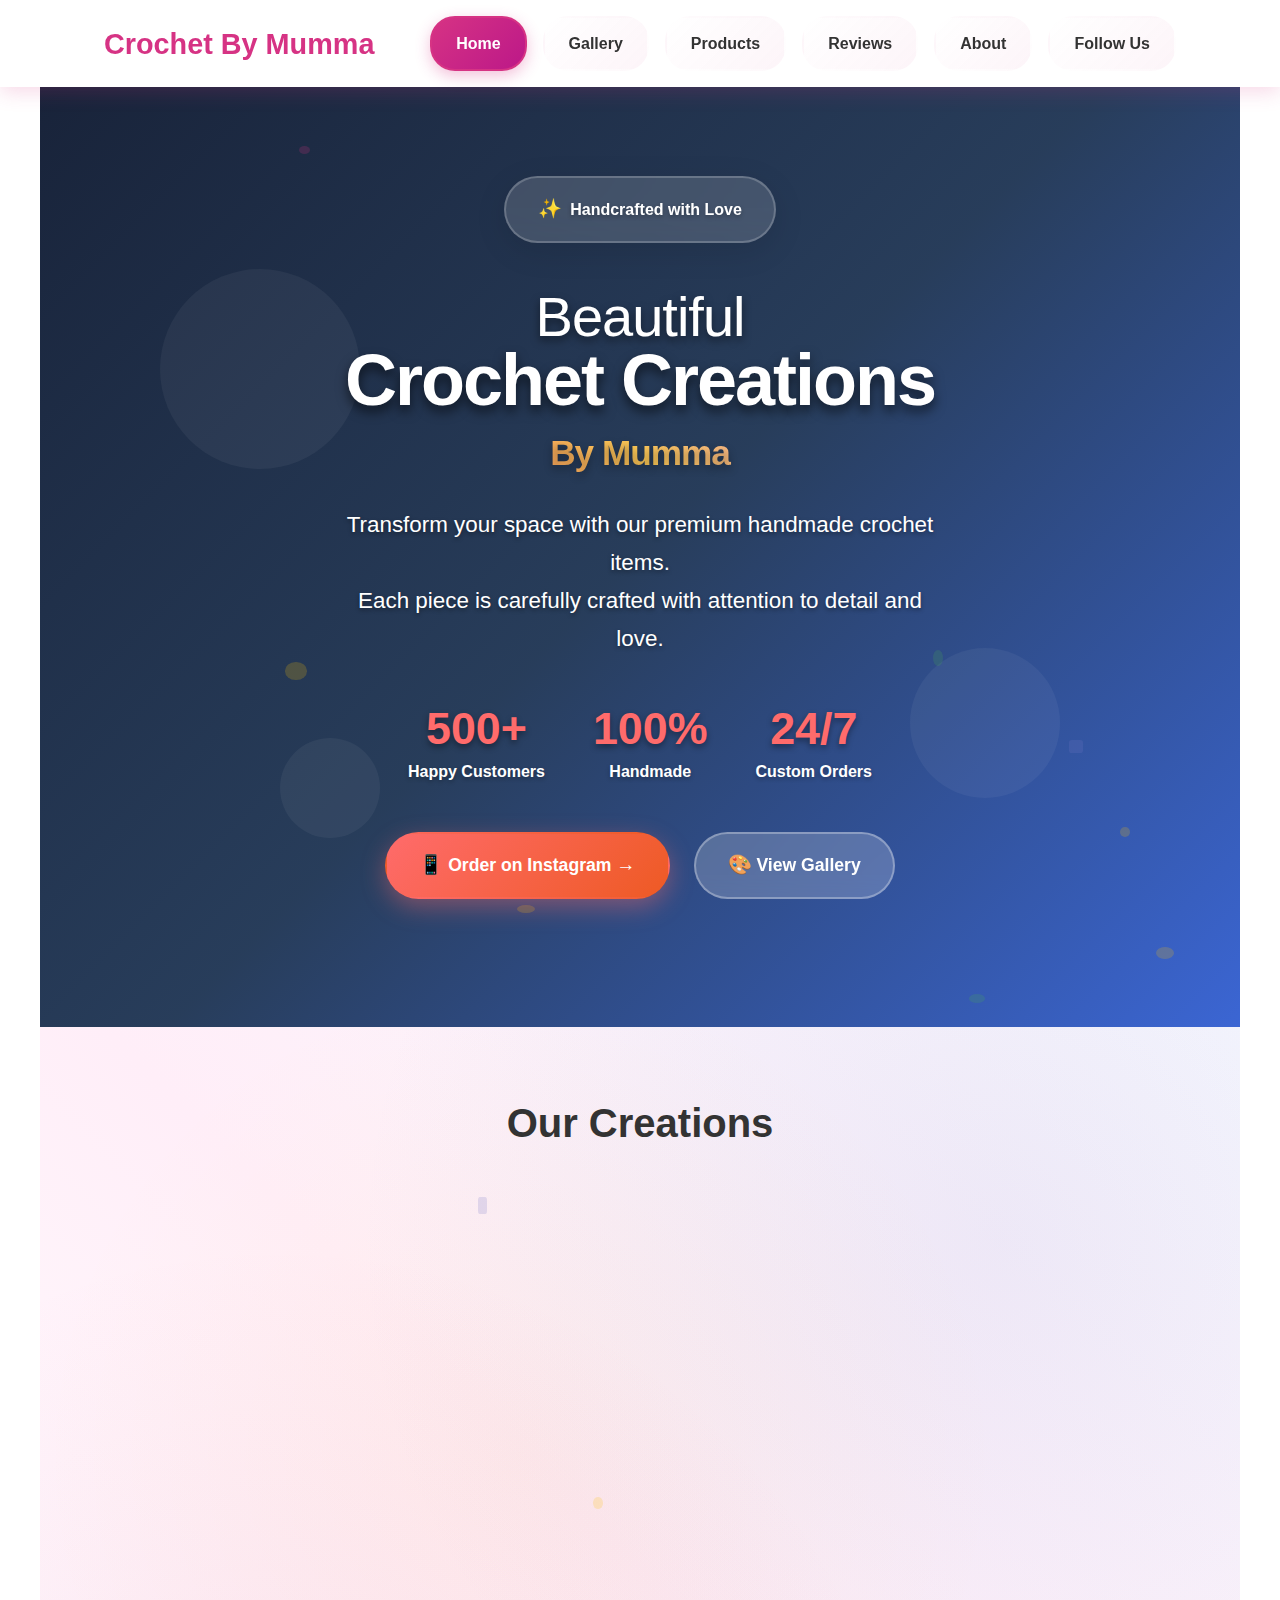
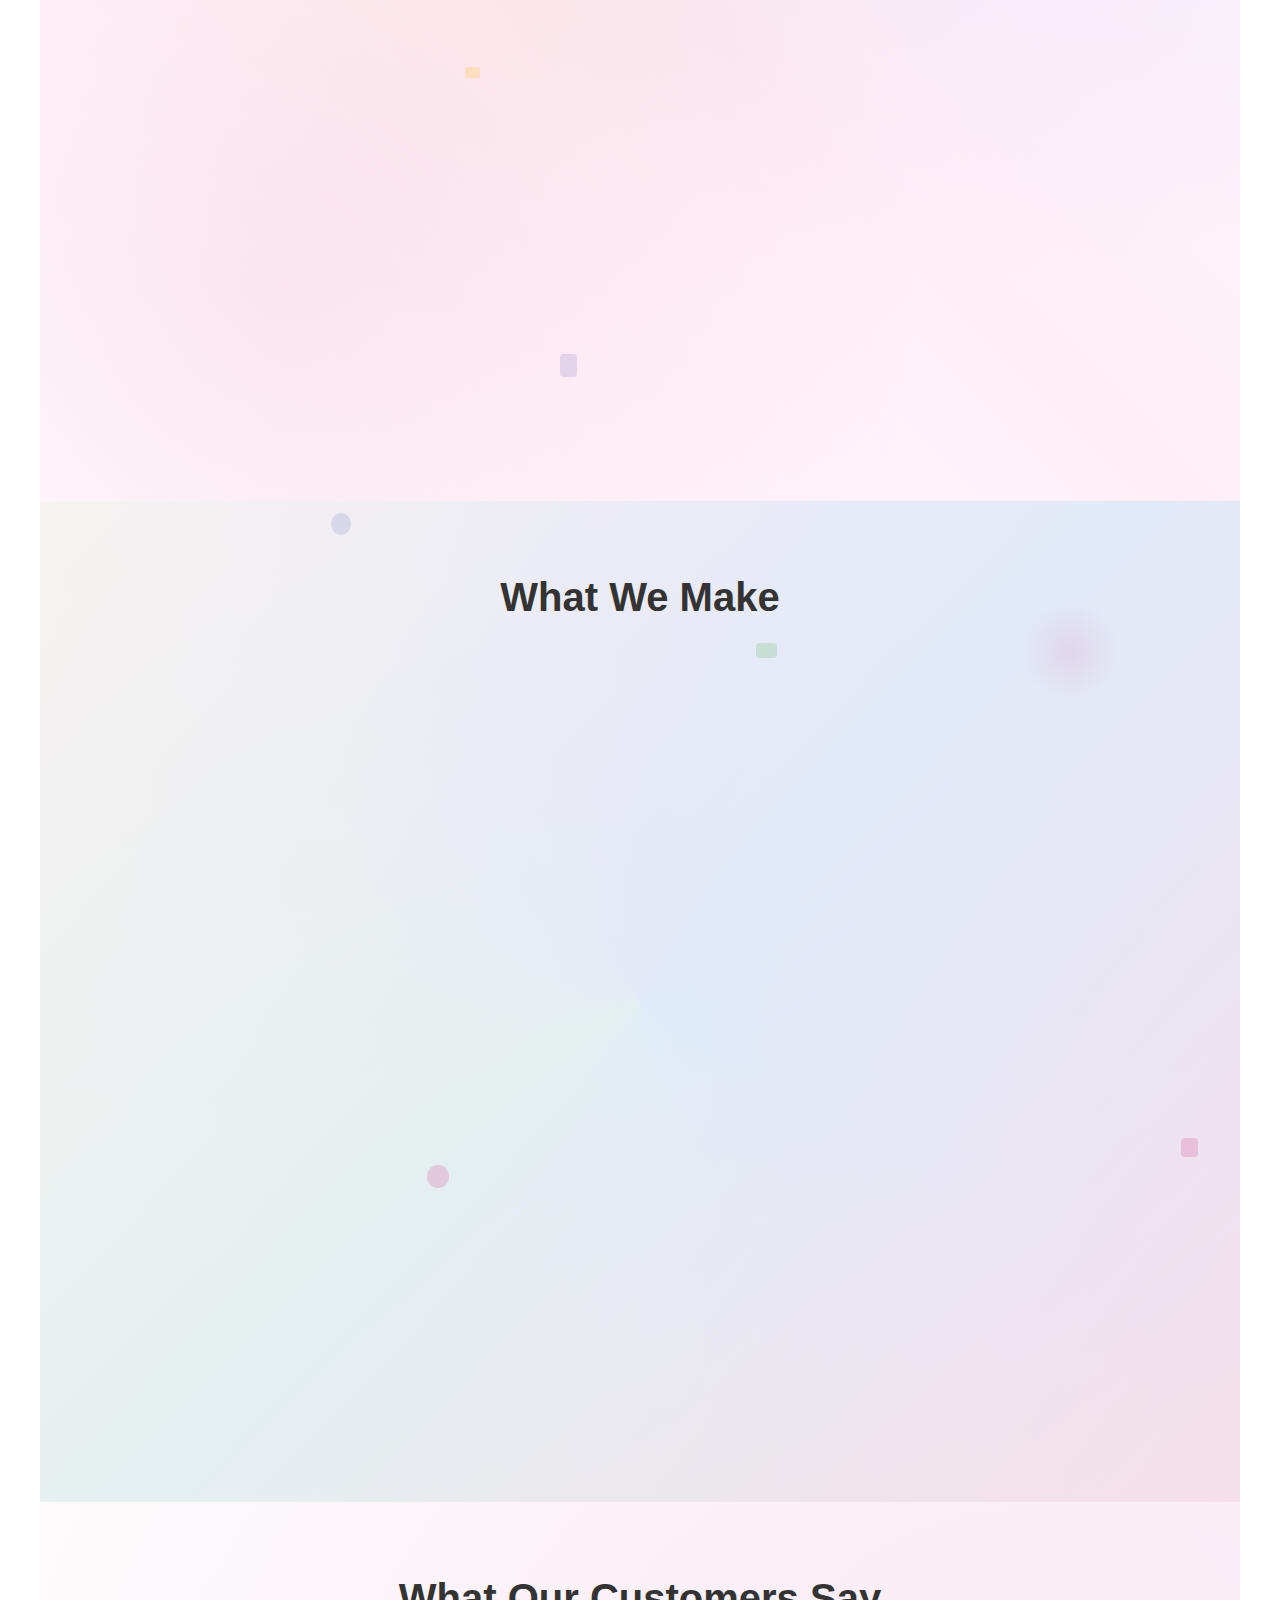
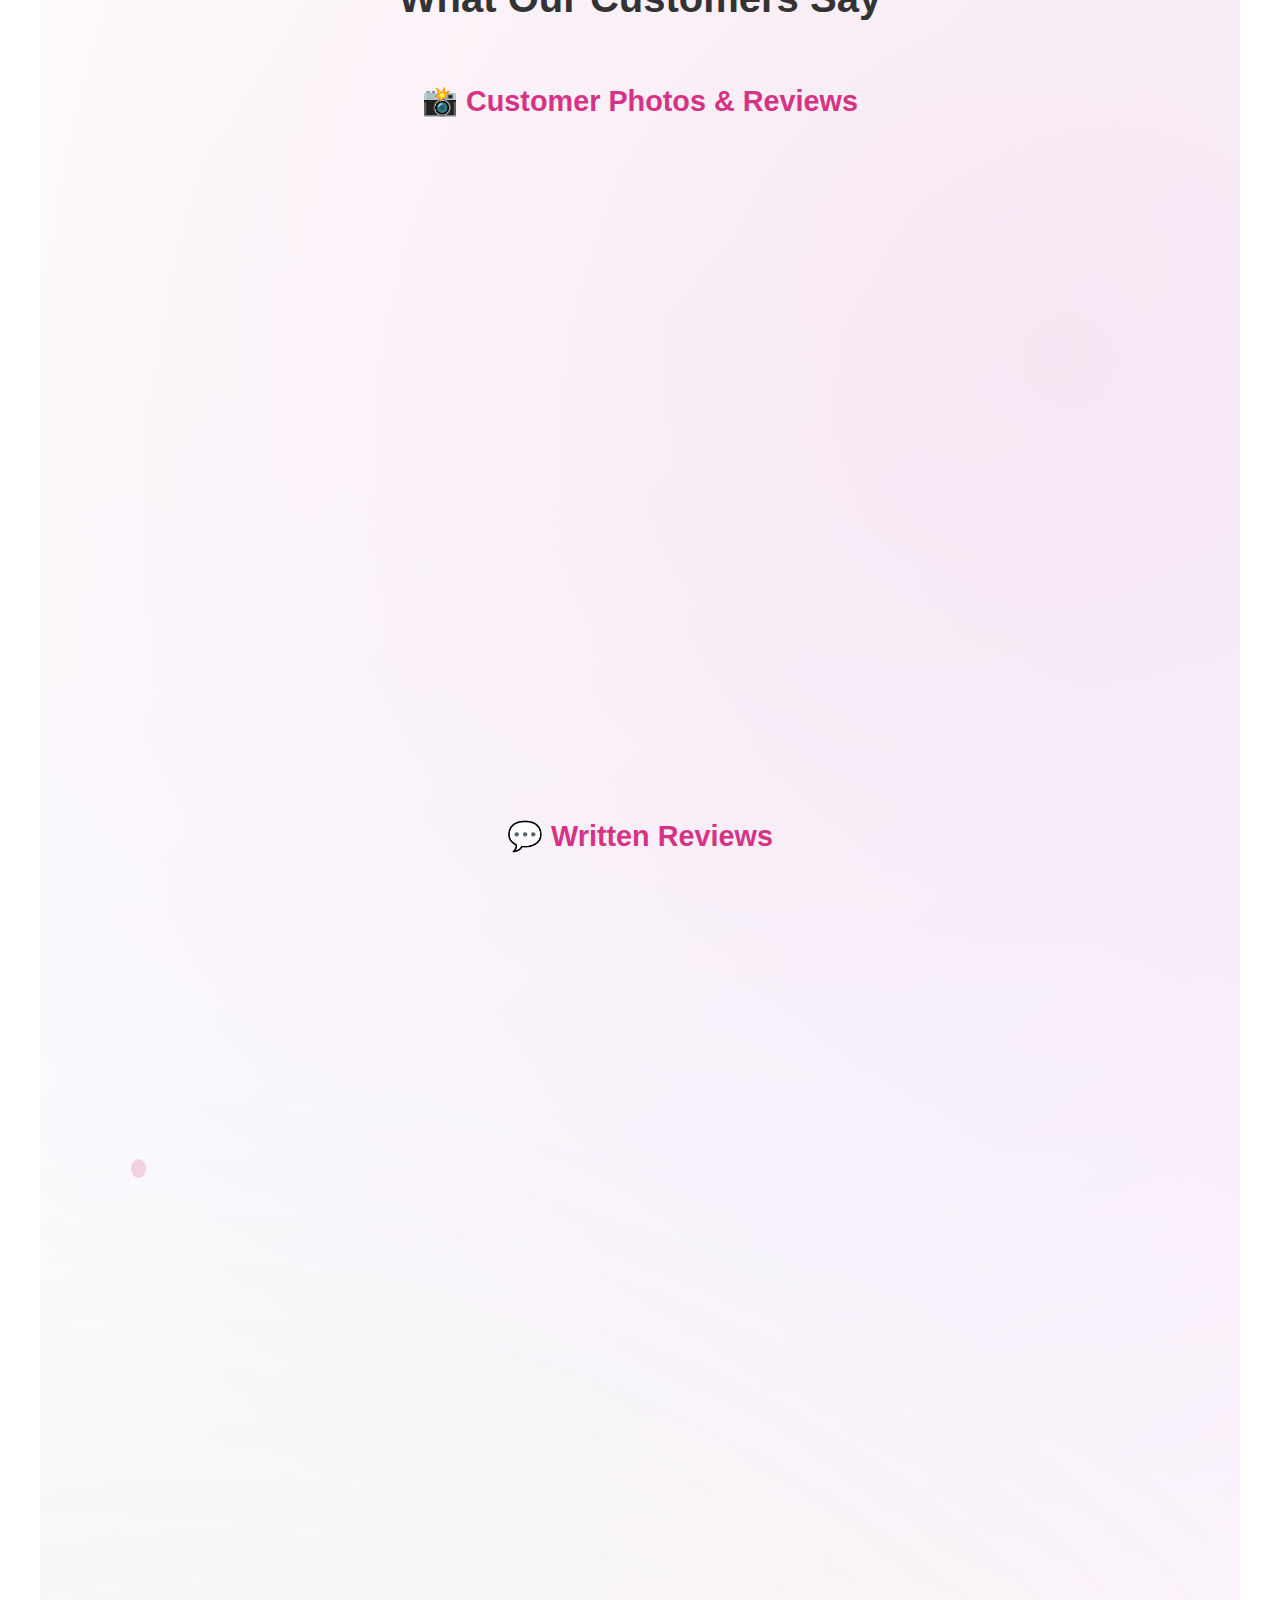
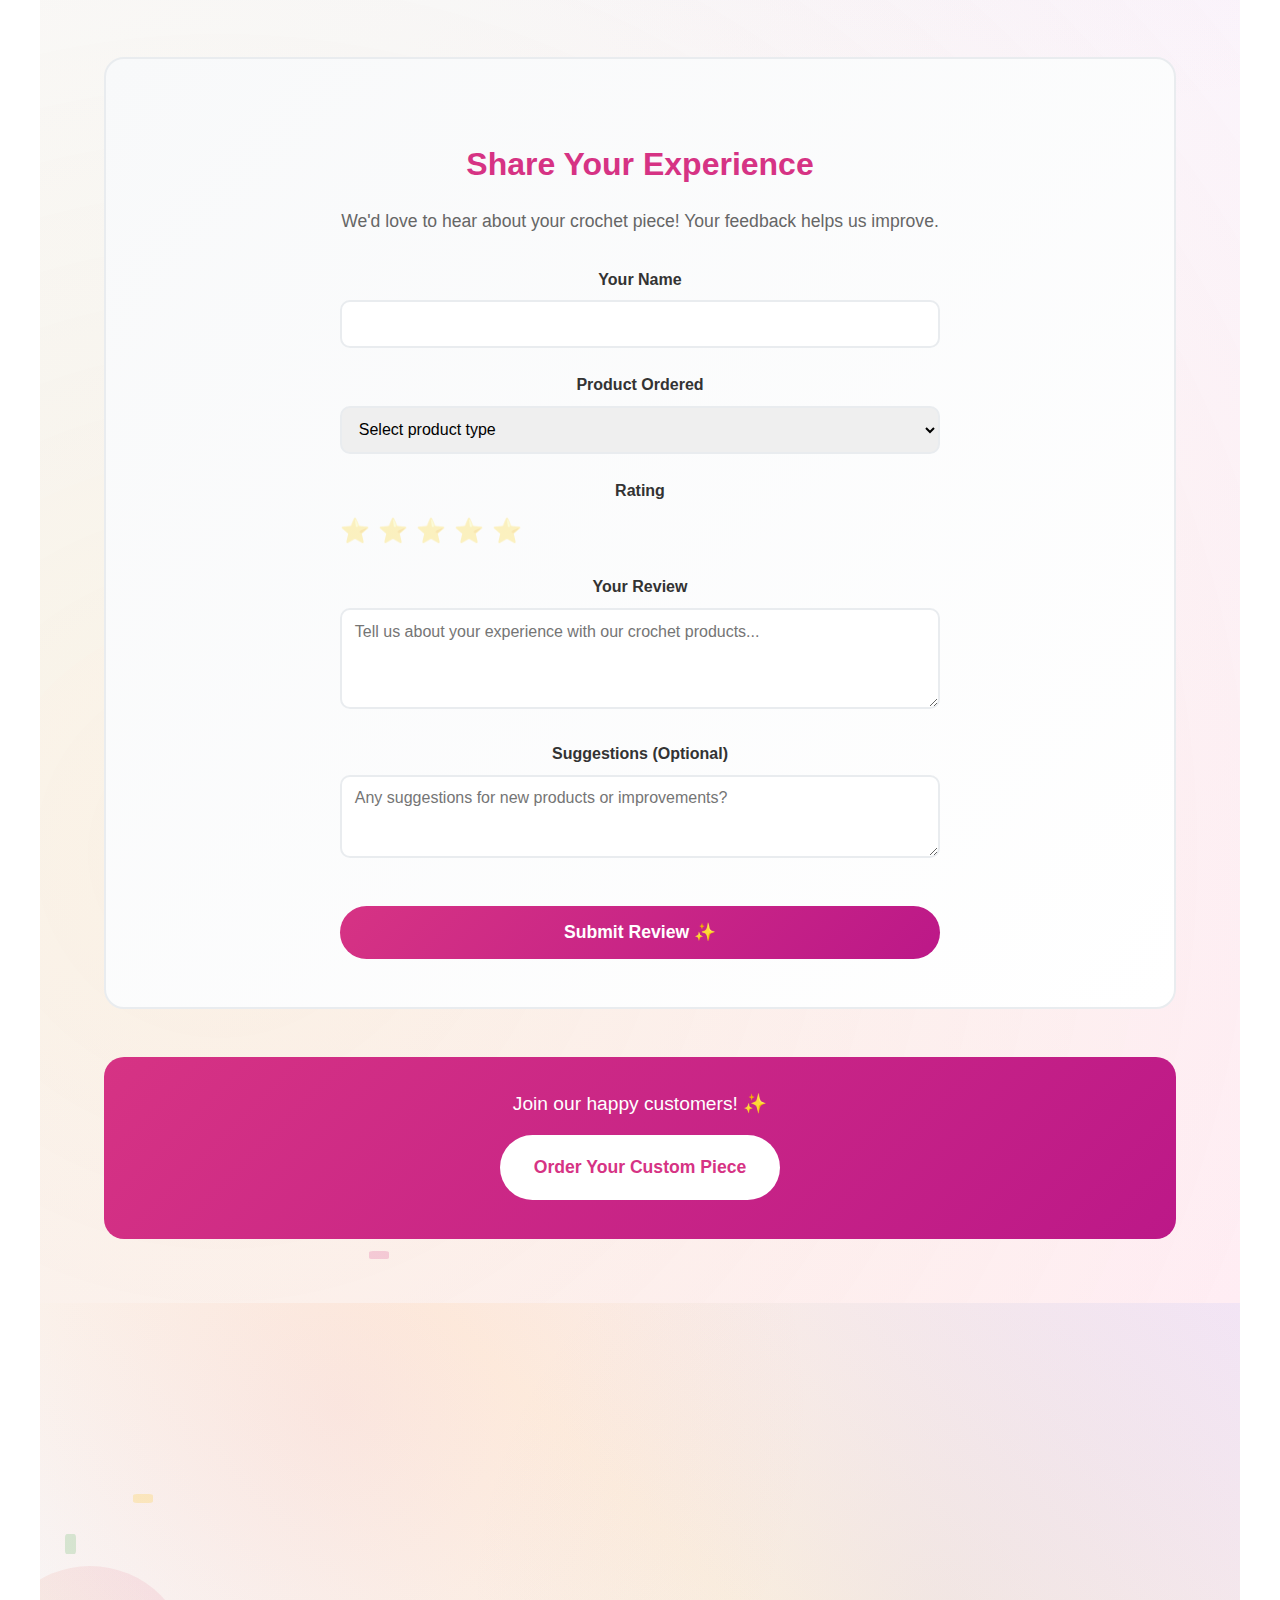
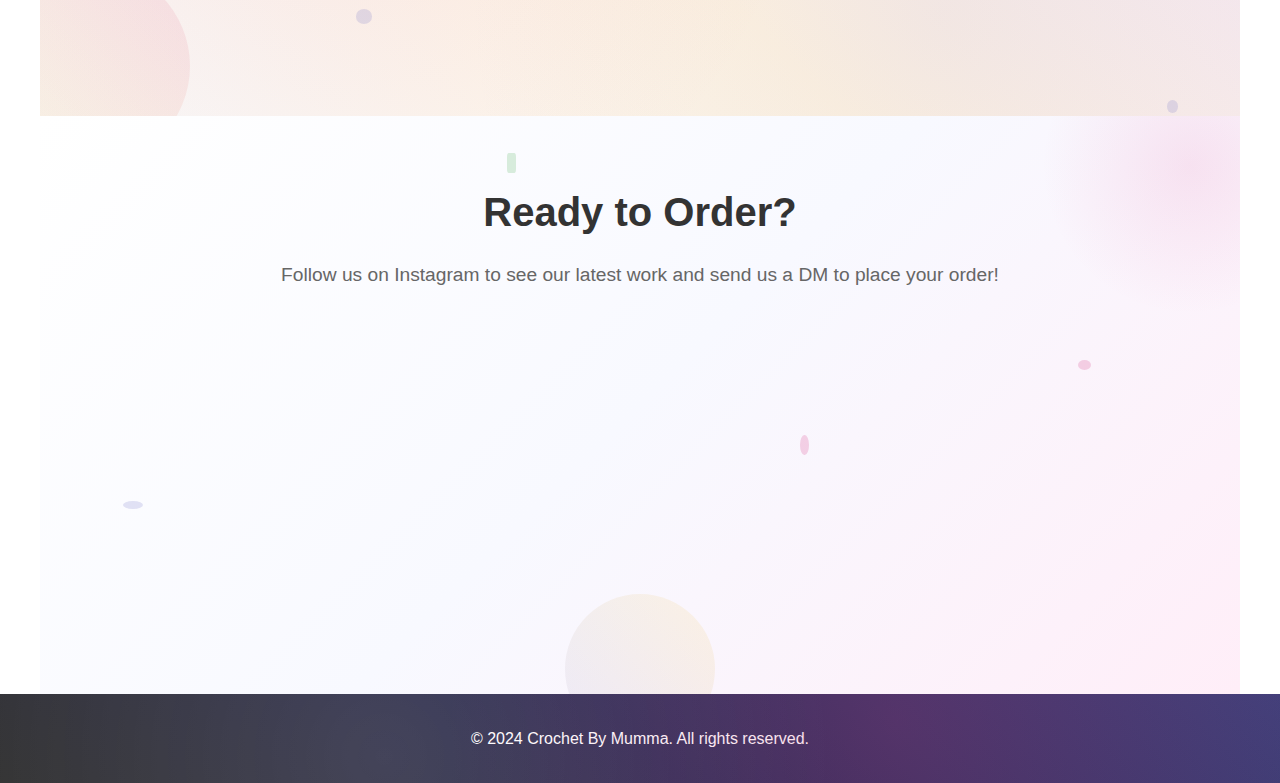
<file: index.html>
<!DOCTYPE html>
<html lang="en">
<head>
    <meta charset="UTF-8">
    <meta name="viewport" content="width=device-width, initial-scale=1.0">
    <title>Crochet By Mumma - Handmade Crochet Creations</title>
    <meta name="description" content="Beautiful handmade crochet items by Crochet By Mumma. Custom orders available via WhatsApp and Instagram.">
    <link rel="stylesheet" href="styles.css">
</head>
<body>
    <header>
        <nav>
            <div class="logo">
                <h1>Crochet By Mumma</h1>
            </div>
            <ul class="nav-links">
                <li><a href="#home">Home</a></li>
                <li><a href="#gallery">Gallery</a></li>
                <li><a href="#products">Products</a></li>
                <li><a href="#reviews">Reviews</a></li>
                <li><a href="#about">About</a></li>
                <li><a href="#contact">Follow Us</a></li>
            </ul>
        </nav>
    </header>

    <main>
        <section id="home" class="hero">
            <div class="hero-background">
                <div class="hero-shapes">
                    <div class="shape shape-1"></div>
                    <div class="shape shape-2"></div>
                    <div class="shape shape-3"></div>
                </div>
            </div>
            
            <div class="hero-content">
                <div class="hero-badge">
                    <span class="badge-icon">✨</span>
                    <span class="badge-text">Handcrafted with Love</span>
                </div>
                
                <h2 class="hero-title">
                    <span class="title-line-1">Beautiful</span>
                    <span class="title-line-2">Crochet Creations</span>
                    <span class="title-accent">By Mumma</span>
                </h2>
                
                <p class="hero-description">
                    Transform your space with our premium handmade crochet items. 
                    <br>Each piece is carefully crafted with attention to detail and love.
                </p>
                
                <div class="hero-stats">
                    <div class="stat-item">
                        <span class="stat-number">500+</span>
                        <span class="stat-label">Happy Customers</span>
                    </div>
                    <div class="stat-item">
                        <span class="stat-number">100%</span>
                        <span class="stat-label">Handmade</span>
                    </div>
                    <div class="stat-item">
                        <span class="stat-number">24/7</span>
                        <span class="stat-label">Custom Orders</span>
                    </div>
                </div>
                
                <div class="cta-buttons">
                    <a href="https://www.instagram.com/crochet.by.mumma" class="btn btn-primary" target="_blank">
                        <span class="btn-icon">📱</span>
                        <span class="btn-text">Order on Instagram</span>
                        <span class="btn-arrow">→</span>
                    </a>
                    <a href="#gallery" class="btn btn-secondary">
                        <span class="btn-icon">🎨</span>
                        <span class="btn-text">View Gallery</span>
                    </a>
                </div>
                

            </div>
        </section>

        <section id="gallery" class="gallery">
            <h2>Our Creations</h2>
            <div class="gallery-grid">
                <div class="gallery-item">
                    <img src="images/IMG-20251215-WA0001.jpg" alt="Crochet creation">
                    <h3>Handmade Creation</h3>
                </div>
                <div class="gallery-item">
                    <img src="images/IMG-20251215-WA0006.jpg" alt="Crochet creation">
                    <h3>Beautiful Crochet</h3>
                </div>
                <div class="gallery-item">
                    <img src="images/IMG-20251215-WA0007.jpg" alt="Crochet creation">
                    <h3>Custom Design</h3>
                </div>
                <div class="gallery-item">
                    <img src="images/IMG-20251215-WA0008.jpg" alt="Crochet creation">
                    <h3>Artisan Work</h3>
                </div>
                <div class="gallery-item">
                    <img src="images/IMG-20251215-WA0009.jpg" alt="Crochet creation">
                    <h3>Quality Craft</h3>
                </div>
                <div class="gallery-item">
                    <img src="images/IMG-20251215-WA0010.jpg" alt="Crochet creation">
                    <h3>Premium Items</h3>
                </div>
                <div class="gallery-item">
                    <img src="images/IMG-20251215-WA0011.jpg" alt="Crochet creation">
                    <h3>Made with Love</h3>
                </div>
                <div class="gallery-item">
                    <img src="images/IMG-20251215-WA0012.jpg" alt="Crochet creation">
                    <h3>Perfect Finish</h3>
                </div>
            </div>
        </section>

        <section id="products" class="products">
            <h2>What We Make</h2>
            <div class="products-grid">
                <div class="product-category">
                    <h3>🌸 Flowers & Flower Tops</h3>
                    <ul>
                        <li>Rose</li>
                        <li>Tulip</li>
                        <li>Lily</li>
                        <li>Sunflower</li>
                        <li>Lavender</li>
                    </ul>
                </div>
                
                <div class="product-category">
                    <h3>💄 Hair Accessories</h3>
                    <ul>
                        <li>Clips</li>
                        <li>Gajra</li>
                        <li>Scrunchies</li>
                        <li>Bandana/Headbands</li>
                        <li>Flower Claw Clips</li>
                    </ul>
                </div>
                
                <div class="product-category">
                    <h3>🧸 Soft Toys</h3>
                    <ul>
                        <li>Amigurumi Animals</li>
                        <li>Custom Characters</li>
                        <li>Baby Toys</li>
                    </ul>
                </div>
                
                <div class="product-category">
                    <h3>👜 Bags & Accessories</h3>
                    <ul>
                        <li>Tote Bags</li>
                        <li>Wallets</li>
                        <li>Pencil Cases</li>
                        <li>Keychains</li>
                        <li>Bag Charms</li>
                        <li>Phone Charms</li>
                    </ul>
                </div>
                
                <div class="product-category">
                    <h3>👗 Clothing & Wearables</h3>
                    <ul>
                        <li>Cardigans</li>
                        <li>Tops</li>
                        <li>Hand Gloves</li>
                        <li>Socks</li>
                        <li>Scarfs</li>
                    </ul>
                </div>
                
                <div class="product-category">
                    <h3>🎁 Special Items</h3>
                    <ul>
                        <li>Laddu Gopal Dresses</li>
                        <li>Customized Crochet Flower Mirrors</li>
                        <li>Bookmarks</li>
                    </ul>
                </div>
            </div>
        </section>

        <section id="reviews" class="reviews">
            <h2>What Our Customers Say</h2>
            
            <!-- Visual Testimonials -->
            <div class="visual-testimonials">
                <h3>📸 Customer Photos & Reviews</h3>
                <div class="testimonial-gallery">
                    <div class="testimonial-item">
                        <img src="review-images/IMG-20251216-WA0007.jpg" alt="Customer review photo">
                        <div class="testimonial-overlay">
                            <p>"Beautiful crochet work! Exactly what I wanted."</p>
                            <span>- Happy Customer</span>
                        </div>
                    </div>
                    
                    <div class="testimonial-item">
                        <img src="review-images/IMG-20251216-WA0008.jpg" alt="Customer review photo">
                        <div class="testimonial-overlay">
                            <p>"Amazing quality and attention to detail!"</p>
                            <span>- Satisfied Customer</span>
                        </div>
                    </div>
                    
                    <div class="testimonial-item">
                        <img src="review-images/IMG-20251216-WA0009.jpg" alt="Customer review photo">
                        <div class="testimonial-overlay">
                            <p>"Perfect gift! My family loved it."</p>
                            <span>- Delighted Customer</span>
                        </div>
                    </div>
                    
                    <div class="testimonial-item">
                        <img src="review-images/IMG-20251216-WA0010.jpg" alt="Customer review photo">
                        <div class="testimonial-overlay">
                            <p>"Such intricate and beautiful work!"</p>
                            <span>- Impressed Customer</span>
                        </div>
                    </div>
                    
                    <div class="testimonial-item">
                        <img src="review-images/IMG-20251216-WA0011.jpg" alt="Customer review photo">
                        <div class="testimonial-overlay">
                            <p>"Highly recommend! Will order again."</p>
                            <span>- Loyal Customer</span>
                        </div>
                    </div>
                    
                    <div class="testimonial-item">
                        <img src="review-images/IMG-20251216-WA0012.jpg" alt="Customer review photo">
                        <div class="testimonial-overlay">
                            <p>"Exceeded my expectations completely!"</p>
                            <span>- Thrilled Customer</span>
                        </div>
                    </div>
                    
                    <div class="testimonial-item">
                        <img src="review-images/IMG-20251216-WA0013.jpg" alt="Customer review photo">
                        <div class="testimonial-overlay">
                            <p>"Beautiful craftsmanship and fast delivery!"</p>
                            <span>- Happy Customer</span>
                        </div>
                    </div>
                    
                    <div class="testimonial-item">
                        <img src="review-images/IMG-20251216-WA0014.jpg" alt="Customer review photo">
                        <div class="testimonial-overlay">
                            <p>"Love the colors and design! Perfect!"</p>
                            <span>- Satisfied Customer</span>
                        </div>
                    </div>
                    
                    <div class="testimonial-item">
                        <img src="review-images/IMG-20251216-WA0015.jpg" alt="Customer review photo">
                        <div class="testimonial-overlay">
                            <p>"Outstanding quality! Worth every penny."</p>
                            <span>- Delighted Customer</span>
                        </div>
                    </div>
                </div>
            </div>
            <!-- Text Reviews -->
            <h3>💬 Written Reviews</h3>
            <div class="reviews-grid">
                <div class="review-card">
                    <div class="stars">⭐⭐⭐⭐⭐</div>
                    <p>"Absolutely beautiful work! The baby blanket I ordered was perfect - soft, colorful, and made with so much love. My daughter adores it!"</p>
                    <div class="reviewer">
                        <strong>- Priya S.</strong>
                        <span>Baby Blanket</span>
                    </div>
                </div>
                
                <div class="review-card">
                    <div class="stars">⭐⭐⭐⭐⭐</div>
                    <p>"The amigurumi elephant for my son is amazing! Such attention to detail and the quality is outstanding. Highly recommend!"</p>
                    <div class="reviewer">
                        <strong>- Anjali M.</strong>
                        <span>Soft Toy</span>
                    </div>
                </div>
                
                <div class="review-card">
                    <div class="stars">⭐⭐⭐⭐⭐</div>
                    <p>"Ordered custom hair accessories for my wedding. They were exactly what I wanted and arrived on time. Beautiful craftsmanship!"</p>
                    <div class="reviewer">
                        <strong>- Kavya R.</strong>
                        <span>Hair Accessories</span>
                    </div>
                </div>
                
                <div class="review-card">
                    <div class="stars">⭐⭐⭐⭐⭐</div>
                    <p>"The Laddu Gopal dress is so intricate and beautiful! Perfect fit and the colors are vibrant. Thank you for the wonderful work!"</p>
                    <div class="reviewer">
                        <strong>- Meera J.</strong>
                        <span>Laddu Gopal Dress</span>
                    </div>
                </div>
                
                <div class="review-card">
                    <div class="stars">⭐⭐⭐⭐⭐</div>
                    <p>"Love my crochet tote bag! It's sturdy, stylish, and gets so many compliments. Great quality and fast delivery!"</p>
                    <div class="reviewer">
                        <strong>- Ritu K.</strong>
                        <span>Tote Bag</span>
                    </div>
                </div>
                
                <div class="review-card">
                    <div class="stars">⭐⭐⭐⭐⭐</div>
                    <p>"The flower mirror is absolutely stunning! It's become the centerpiece of my room. Such creative and skilled work!"</p>
                    <div class="reviewer">
                        <strong>- Sneha P.</strong>
                        <span>Flower Mirror</span>
                    </div>
                </div>
                
                <!-- Dynamic Reviews -->
                <div id="dynamic-reviews"></div>
            </div>
            
            <div class="review-submission">
                <h3>Share Your Experience</h3>
                <p>We'd love to hear about your crochet piece! Your feedback helps us improve.</p>
                
                <form class="review-form" id="reviewForm">
                    <div class="form-group">
                        <label for="customerName">Your Name</label>
                        <input type="text" id="customerName" name="customerName" required>
                    </div>
                    
                    <div class="form-group">
                        <label for="productType">Product Ordered</label>
                        <select id="productType" name="productType" required>
                            <option value="">Select product type</option>
                            <option value="flowers">Flowers & Flower Tops</option>
                            <option value="hair-accessories">Hair Accessories</option>
                            <option value="soft-toys">Soft Toys</option>
                            <option value="bags">Bags & Accessories</option>
                            <option value="clothing">Clothing & Wearables</option>
                            <option value="special">Special Items</option>
                        </select>
                    </div>
                    
                    <div class="form-group">
                        <label for="rating">Rating</label>
                        <div class="star-rating" id="starRating">
                            <span class="star" data-rating="1">⭐</span>
                            <span class="star" data-rating="2">⭐</span>
                            <span class="star" data-rating="3">⭐</span>
                            <span class="star" data-rating="4">⭐</span>
                            <span class="star" data-rating="5">⭐</span>
                        </div>
                        <input type="hidden" id="rating" name="rating" required>
                    </div>
                    
                    <div class="form-group">
                        <label for="reviewText">Your Review</label>
                        <textarea id="reviewText" name="reviewText" rows="4" placeholder="Tell us about your experience with our crochet products..." required></textarea>
                    </div>
                    
                    <div class="form-group">
                        <label for="suggestions">Suggestions (Optional)</label>
                        <textarea id="suggestions" name="suggestions" rows="3" placeholder="Any suggestions for new products or improvements?"></textarea>
                    </div>
                    
                    <button type="submit" class="btn submit-btn">
                        Submit Review ✨
                    </button>
                </form>
            </div>
            
            <div class="review-cta">
                <p>Join our happy customers! ✨</p>
                <a href="https://www.instagram.com/crochet.by.mumma" class="btn instagram-btn" target="_blank">
                    Order Your Custom Piece
                </a>
            </div>
        </section>

        <section id="about" class="about">
            <div class="about-content">
                <h2>About Crochet By Mumma</h2>
                <p>Welcome to Crochet By Mumma! I'm passionate about creating beautiful, handmade crochet items that bring joy and comfort to your life. Each piece is carefully crafted with premium yarns and attention to detail.</p>
                <p>From cozy baby blankets to adorable amigurumi toys, I love bringing your crochet dreams to life. Every item is made to order, ensuring you get exactly what you're looking for.</p>
            </div>
        </section>

        <section id="contact" class="contact">
            <h2>Ready to Order?</h2>
            <p>Follow us on Instagram to see our latest work and send us a DM to place your order!</p>
            <div class="contact-options">
                <div class="contact-card">
                    <h3>📱 Instagram</h3>
                    <p>See our latest creations, get inspired, and place your custom orders through direct messages</p>
                    <a href="https://www.instagram.com/crochet.by.mumma" class="btn instagram-btn" target="_blank">
                        Follow & Order on Instagram
                    </a>
                </div>
            </div>
        </section>
    </main>

    <footer>
        <p>&copy; 2024 Crochet By Mumma. All rights reserved.</p>
    </footer>
    
    <script src="script.js"></script>
    <script src="animations.js"></script>
    <script src="reviews.js"></script>
</body>
</html>
</file>
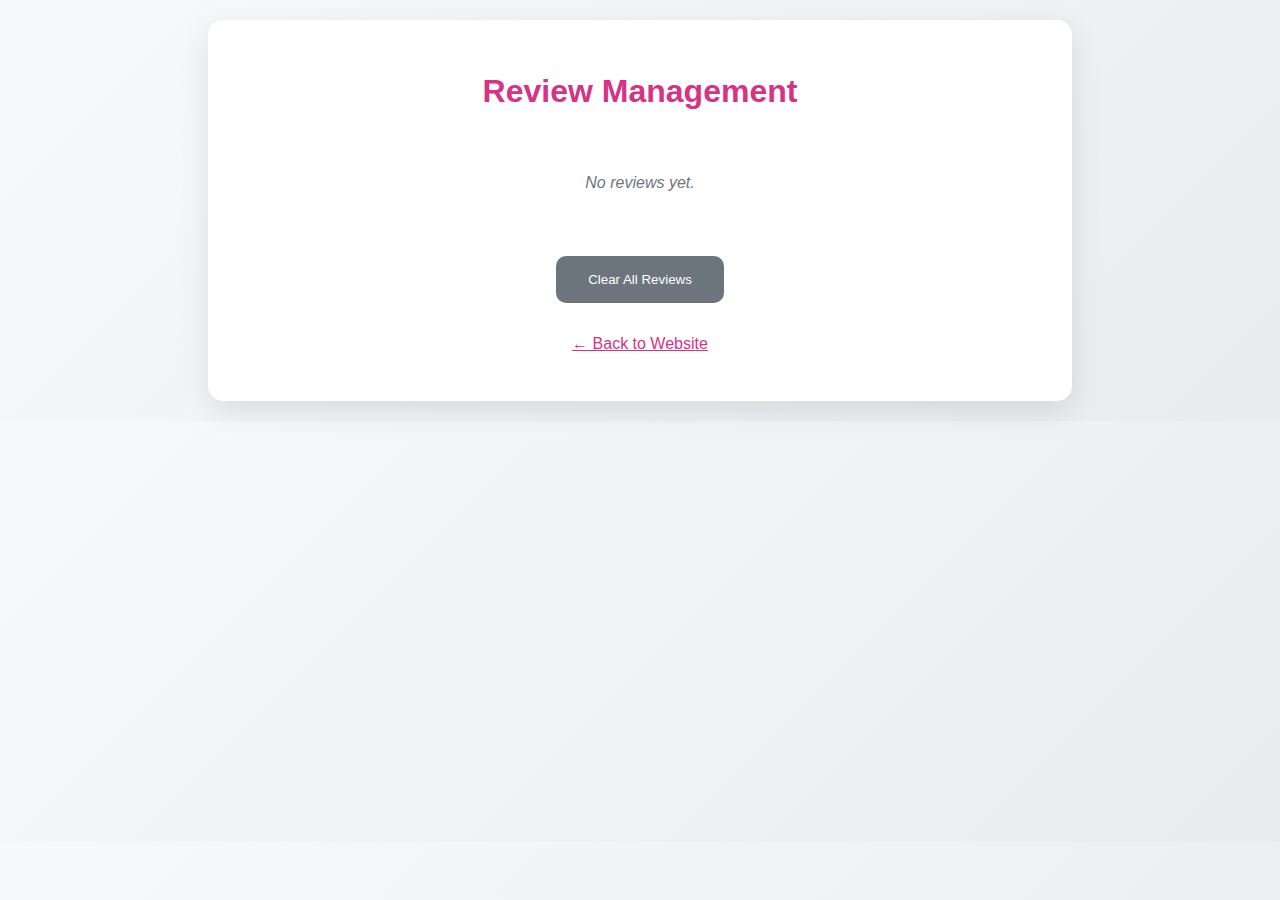
<file: admin.html>
<!DOCTYPE html>
<html lang="en">
<head>
    <meta charset="UTF-8">
    <meta name="viewport" content="width=device-width, initial-scale=1.0">
    <title>Review Management - Crochet By Mumma</title>
    <style>
        body {
            font-family: Arial, sans-serif;
            margin: 0;
            padding: 20px;
            background: linear-gradient(135deg, #f8f9fa 0%, #e9ecef 100%);
        }
        .container {
            max-width: 800px;
            margin: 0 auto;
            background: white;
            padding: 2rem;
            border-radius: 15px;
            box-shadow: 0 10px 30px rgba(0,0,0,0.1);
        }
        h1 {
            color: #d63384;
            text-align: center;
            margin-bottom: 2rem;
        }
        .review-item {
            border: 1px solid #e9ecef;
            border-radius: 10px;
            padding: 1rem;
            margin-bottom: 1rem;
            background: #f8f9fa;
        }
        .review-header {
            display: flex;
            justify-content: space-between;
            align-items: center;
            margin-bottom: 0.5rem;
        }
        .stars {
            color: #ffc107;
        }
        .delete-btn {
            background: #dc3545;
            color: white;
            border: none;
            padding: 0.5rem 1rem;
            border-radius: 5px;
            cursor: pointer;
        }
        .delete-btn:hover {
            background: #c82333;
        }
        .clear-all {
            background: #6c757d;
            color: white;
            border: none;
            padding: 1rem 2rem;
            border-radius: 10px;
            cursor: pointer;
            display: block;
            margin: 2rem auto;
        }
        .clear-all:hover {
            background: #5a6268;
        }
        .no-reviews {
            text-align: center;
            color: #6c757d;
            font-style: italic;
            padding: 2rem;
        }
    </style>
</head>
<body>
    <div class="container">
        <h1>Review Management</h1>
        <div id="reviewsList"></div>
        <button class="clear-all" onclick="clearAllReviews()">Clear All Reviews</button>
        <p style="text-align: center; margin-top: 2rem;">
            <a href="index.html" style="color: #d63384;">← Back to Website</a>
        </p>
    </div>

    <script>
        function loadReviews() {
            const reviews = JSON.parse(localStorage.getItem('crochetReviews') || '[]');
            const reviewsList = document.getElementById('reviewsList');
            
            if (reviews.length === 0) {
                reviewsList.innerHTML = '<div class="no-reviews">No reviews yet.</div>';
                return;
            }
            
            reviewsList.innerHTML = reviews.map((review, index) => `
                <div class="review-item">
                    <div class="review-header">
                        <strong>${review.name}</strong>
                        <button class="delete-btn" onclick="deleteReview(${index})">Delete</button>
                    </div>
                    <div class="stars">${'⭐'.repeat(parseInt(review.rating))}</div>
                    <p><strong>Product:</strong> ${review.product}</p>
                    <p><strong>Review:</strong> "${review.review}"</p>
                    ${review.suggestions ? `<p><strong>Suggestions:</strong> "${review.suggestions}"</p>` : ''}
                    <small>Submitted: ${review.date || 'Unknown date'}</small>
                </div>
            `).join('');
        }
        
        function deleteReview(index) {
            if (confirm('Are you sure you want to delete this review?')) {
                let reviews = JSON.parse(localStorage.getItem('crochetReviews') || '[]');
                reviews.splice(index, 1);
                localStorage.setItem('crochetReviews', JSON.stringify(reviews));
                loadReviews();
            }
        }
        
        function clearAllReviews() {
            if (confirm('Are you sure you want to delete ALL reviews? This cannot be undone.')) {
                localStorage.removeItem('crochetReviews');
                loadReviews();
            }
        }
        
        // Load reviews on page load
        loadReviews();
    </script>
</body>
</html>
</file>
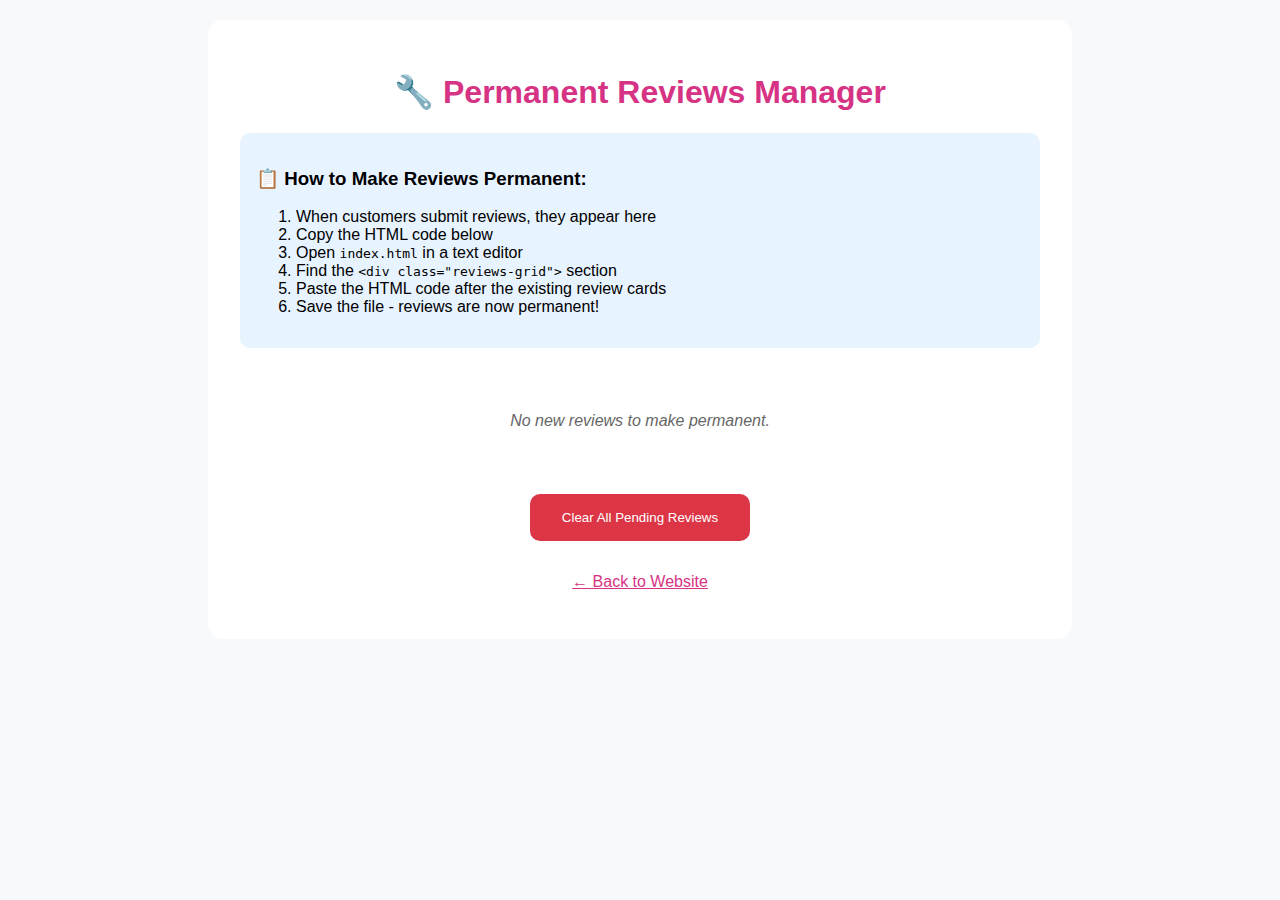
<file: permanent-reviews.html>
<!DOCTYPE html>
<html lang="en">
<head>
    <meta charset="UTF-8">
    <meta name="viewport" content="width=device-width, initial-scale=1.0">
    <title>Permanent Reviews Manager</title>
    <style>
        body { font-family: Arial, sans-serif; margin: 20px; background: #f8f9fa; }
        .container { max-width: 800px; margin: 0 auto; background: white; padding: 2rem; border-radius: 15px; }
        h1 { color: #d63384; text-align: center; }
        .review-item { background: #f8f9fa; padding: 1rem; margin: 1rem 0; border-radius: 10px; border-left: 4px solid #d63384; }
        .copy-btn { background: #28a745; color: white; border: none; padding: 0.5rem 1rem; border-radius: 5px; cursor: pointer; margin: 0.5rem 0; }
        .copy-btn:hover { background: #218838; }
        .html-code { background: #f1f1f1; padding: 1rem; border-radius: 5px; font-family: monospace; font-size: 12px; white-space: pre-wrap; word-wrap: break-word; }
        .instructions { background: #e7f3ff; padding: 1rem; border-radius: 10px; margin-bottom: 2rem; }
        .clear-btn { background: #dc3545; color: white; border: none; padding: 1rem 2rem; border-radius: 10px; cursor: pointer; display: block; margin: 2rem auto; }
    </style>
</head>
<body>
    <div class="container">
        <h1>🔧 Permanent Reviews Manager</h1>
        
        <div class="instructions">
            <h3>📋 How to Make Reviews Permanent:</h3>
            <ol>
                <li>When customers submit reviews, they appear here</li>
                <li>Copy the HTML code below</li>
                <li>Open <code>index.html</code> in a text editor</li>
                <li>Find the <code>&lt;div class="reviews-grid"&gt;</code> section</li>
                <li>Paste the HTML code after the existing review cards</li>
                <li>Save the file - reviews are now permanent!</li>
            </ol>
        </div>
        
        <div id="reviewsList"></div>
        
        <button class="clear-btn" onclick="clearPermanentReviews()">Clear All Pending Reviews</button>
        
        <p style="text-align: center; margin-top: 2rem;">
            <a href="index.html" style="color: #d63384;">← Back to Website</a>
        </p>
    </div>

    <script>
        function loadPermanentReviews() {
            const reviews = JSON.parse(localStorage.getItem('permanentReviews') || '[]');
            const reviewsList = document.getElementById('reviewsList');
            
            if (reviews.length === 0) {
                reviewsList.innerHTML = '<div style="text-align: center; color: #666; padding: 2rem;"><em>No new reviews to make permanent.</em></div>';
                return;
            }
            
            reviewsList.innerHTML = `
                <h3>📝 New Reviews to Add (${reviews.length}):</h3>
                ${reviews.map((item, index) => `
                    <div class="review-item">
                        <h4>Review ${index + 1}: ${item.data.name} - ${item.data.rating}⭐</h4>
                        <p><strong>Product:</strong> ${item.data.product}</p>
                        <p><strong>Review:</strong> "${item.data.review}"</p>
                        <p><strong>Date:</strong> ${new Date(item.timestamp).toLocaleDateString()}</p>
                        
                        <button class="copy-btn" onclick="copyToClipboard(${index})">📋 Copy HTML Code</button>
                        
                        <div class="html-code" id="html-${index}">${escapeHtml(item.html)}</div>
                    </div>
                `).join('')}
                
                <div style="background: #fff3cd; padding: 1rem; border-radius: 10px; margin-top: 2rem;">
                    <h4>🔄 All Reviews Combined:</h4>
                    <button class="copy-btn" onclick="copyAllReviews()">📋 Copy All HTML</button>
                    <div class="html-code" id="all-html">${escapeHtml(reviews.map(r => r.html).join('\\n'))}</div>
                </div>
            `;
        }
        
        function escapeHtml(text) {
            const div = document.createElement('div');
            div.textContent = text;
            return div.innerHTML;
        }
        
        function copyToClipboard(index) {
            const reviews = JSON.parse(localStorage.getItem('permanentReviews') || '[]');
            const htmlCode = reviews[index].html;
            
            navigator.clipboard.writeText(htmlCode).then(() => {
                alert('✅ HTML code copied! Paste it in index.html');
            }).catch(() => {
                // Fallback for older browsers
                const textArea = document.createElement('textarea');
                textArea.value = htmlCode;
                document.body.appendChild(textArea);
                textArea.select();
                document.execCommand('copy');
                document.body.removeChild(textArea);
                alert('✅ HTML code copied! Paste it in index.html');
            });
        }
        
        function copyAllReviews() {
            const reviews = JSON.parse(localStorage.getItem('permanentReviews') || '[]');
            const allHtml = reviews.map(r => r.html).join('\\n');
            
            navigator.clipboard.writeText(allHtml).then(() => {
                alert('✅ All review HTML copied! Paste it in index.html');
            }).catch(() => {
                const textArea = document.createElement('textarea');
                textArea.value = allHtml;
                document.body.appendChild(textArea);
                textArea.select();
                document.execCommand('copy');
                document.body.removeChild(textArea);
                alert('✅ All review HTML copied! Paste it in index.html');
            });
        }
        
        function clearPermanentReviews() {
            if (confirm('⚠️ Clear all pending reviews? This will remove them from the pending list (but not from the website if already added).')) {
                localStorage.removeItem('permanentReviews');
                loadPermanentReviews();
                alert('✅ Pending reviews cleared!');
            }
        }
        
        // Auto-refresh every 10 seconds to check for new reviews
        setInterval(loadPermanentReviews, 10000);
        
        // Load on page start
        loadPermanentReviews();
    </script>
</body>
</html>
</file>
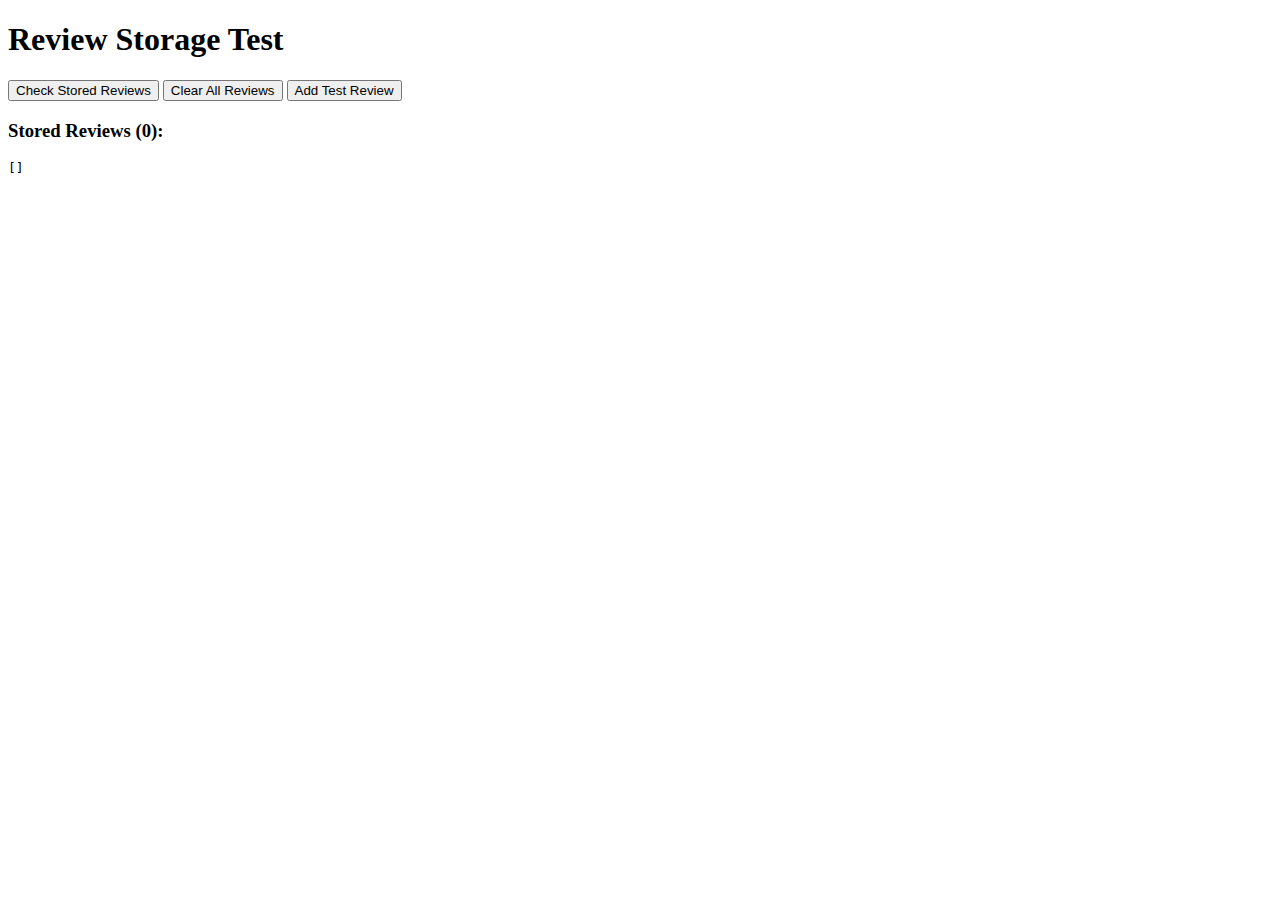
<file: test-reviews.html>
<!DOCTYPE html>
<html lang="en">
<head>
    <meta charset="UTF-8">
    <meta name="viewport" content="width=device-width, initial-scale=1.0">
    <title>Test Reviews Storage</title>
</head>
<body>
    <h1>Review Storage Test</h1>
    <button onclick="checkStorage()">Check Stored Reviews</button>
    <button onclick="clearStorage()">Clear All Reviews</button>
    <button onclick="addTestReview()">Add Test Review</button>
    
    <div id="output"></div>

    <script>
        function checkStorage() {
            const reviews = JSON.parse(localStorage.getItem('crochetReviews') || '[]');
            document.getElementById('output').innerHTML = `
                <h3>Stored Reviews (${reviews.length}):</h3>
                <pre>${JSON.stringify(reviews, null, 2)}</pre>
            `;
        }
        
        function clearStorage() {
            localStorage.removeItem('crochetReviews');
            document.getElementById('output').innerHTML = '<p>Storage cleared!</p>';
        }
        
        function addTestReview() {
            const reviews = JSON.parse(localStorage.getItem('crochetReviews') || '[]');
            const testReview = {
                id: Date.now(),
                name: 'Test User',
                product: 'flowers',
                rating: '5',
                review: 'This is a test review to check persistence.',
                suggestions: '',
                date: new Date().toLocaleDateString()
            };
            
            reviews.unshift(testReview);
            localStorage.setItem('crochetReviews', JSON.stringify(reviews));
            
            document.getElementById('output').innerHTML = '<p>Test review added! Check main website.</p>';
        }
        
        // Auto-check on load
        checkStorage();
    </script>
</body>
</html>
</file>
<file: styles.css>
* {
    margin: 0;
    padding: 0;
    box-sizing: border-box;
}

body {
    font-family: 'Arial', sans-serif;
    line-height: 1.6;
    color: #333;
}

/* Header */
header {
    background: #fff;
    box-shadow: 0 2px 5px rgba(0,0,0,0.1);
    position: fixed;
    width: 100%;
    top: 0;
    z-index: 1000;
    transition: all 0.3s ease;
}

header:hover {
    box-shadow: 0 4px 20px rgba(214, 51, 132, 0.2);
}

nav {
    display: flex;
    justify-content: space-between;
    align-items: center;
    padding: 1rem 5%;
    max-width: 1200px;
    margin: 0 auto;
}

.logo h1 {
    color: #d63384;
    font-size: 1.8rem;
    animation: pulse 2s infinite;
    cursor: pointer;
    transition: transform 0.3s ease;
}

.logo h1:hover {
    transform: scale(1.05);
}

@keyframes pulse {
    0%, 100% { opacity: 1; }
    50% { opacity: 0.8; }
}

.nav-links {
    display: flex;
    list-style: none;
    gap: 1rem;
}

.nav-links li {
    position: relative;
}

.nav-links a {
    text-decoration: none;
    color: #333;
    font-weight: 600;
    padding: 0.8rem 1.5rem;
    border-radius: 25px;
    position: relative;
    overflow: hidden;
    transition: all 0.4s ease;
    background: linear-gradient(135deg, transparent 0%, rgba(214, 51, 132, 0.05) 100%);
    border: 2px solid transparent;
    display: block;
}

.nav-links a::before {
    content: '';
    position: absolute;
    top: 0;
    left: -100%;
    width: 100%;
    height: 100%;
    background: linear-gradient(90deg, transparent, rgba(255, 255, 255, 0.4), transparent);
    transition: left 0.5s ease;
}

.nav-links a:hover::before {
    left: 100%;
}

.nav-links a:hover {
    color: white;
    background: linear-gradient(135deg, #d63384 0%, #bc1888 100%);
    border-color: #d63384;
    transform: translateY(-3px) scale(1.05);
    box-shadow: 0 8px 25px rgba(214, 51, 132, 0.4);
}

.nav-links a.active {
    background: linear-gradient(135deg, #d63384 0%, #bc1888 100%);
    color: white;
    border-color: #d63384;
    box-shadow: 0 5px 15px rgba(214, 51, 132, 0.3);
}

/* Main Content */
main {
    margin-top: 80px;
}

section {
    padding: 4rem 5%;
    max-width: 1200px;
    margin: 0 auto;
}

/* Modern Hero Section */
.hero {
    min-height: 100vh;
    display: flex;
    align-items: center;
    justify-content: center;
    position: relative;
    overflow: hidden;
    background: linear-gradient(135deg, #667eea 0%, #764ba2 100%);
}

.hero-background {
    position: absolute;
    top: 0;
    left: 0;
    width: 100%;
    height: 100%;
    background: linear-gradient(135deg, 
        rgba(20, 30, 48, 0.95) 0%, 
        rgba(36, 59, 85, 0.95) 50%,
        rgba(56, 103, 214, 0.95) 100%);
}

.hero-shapes {
    position: absolute;
    width: 100%;
    height: 100%;
}

.shape {
    position: absolute;
    border-radius: 50%;
    background: rgba(255, 255, 255, 0.05);
    animation: floatShapes 8s ease-in-out infinite;
}

.shape-1 {
    width: 200px;
    height: 200px;
    top: 20%;
    left: 10%;
    animation-delay: 0s;
}

.shape-2 {
    width: 150px;
    height: 150px;
    top: 60%;
    right: 15%;
    animation-delay: 2s;
}

.shape-3 {
    width: 100px;
    height: 100px;
    bottom: 20%;
    left: 20%;
    animation-delay: 4s;
}

@keyframes floatShapes {
    0%, 100% { transform: translateY(0px) rotate(0deg) scale(1); }
    33% { transform: translateY(-30px) rotate(120deg) scale(1.1); }
    66% { transform: translateY(20px) rotate(240deg) scale(0.9); }
}

.hero-content {
    text-align: center;
    position: relative;
    z-index: 10;
    max-width: 800px;
    padding: 2rem;
}

.hero-badge {
    display: inline-flex;
    align-items: center;
    gap: 0.5rem;
    background: rgba(255, 255, 255, 0.15);
    backdrop-filter: blur(15px);
    padding: 1rem 2rem;
    border-radius: 50px;
    border: 2px solid rgba(255, 255, 255, 0.2);
    margin-bottom: 2.5rem;
    animation: slideInDown 1s ease-out;
    box-shadow: 0 8px 32px rgba(0, 0, 0, 0.1);
}

.badge-icon {
    font-size: 1.2rem;
}

.badge-text {
    color: #ffffff;
    font-weight: 700;
    font-size: 1rem;
    text-shadow: 0 2px 4px rgba(0, 0, 0, 0.3);
}

.hero-title {
    margin-bottom: 2rem;
    line-height: 1.2;
}

.title-line-1 {
    display: block;
    font-size: 3.5rem;
    font-weight: 400;
    color: #ffffff;
    text-shadow: 0 4px 8px rgba(0, 0, 0, 0.5);
    animation: slideInLeft 1s ease-out 0.2s both;
    letter-spacing: -1px;
}

.title-line-2 {
    display: block;
    font-size: 4.5rem;
    font-weight: 800;
    color: #ffffff;
    margin: -0.8rem 0 0.5rem 0;
    text-shadow: 0 6px 12px rgba(0, 0, 0, 0.6);
    animation: slideInRight 1s ease-out 0.4s both;
    letter-spacing: -2px;
}

.title-accent {
    display: block;
    font-size: 2.2rem;
    font-weight: 600;
    background: linear-gradient(45deg, #ff6b6b, #feca57, #ff9ff3);
    -webkit-background-clip: text;
    -webkit-text-fill-color: transparent;
    background-clip: text;
    text-shadow: 0 4px 8px rgba(0, 0, 0, 0.3);
    animation: slideInUp 1s ease-out 0.6s both;
    letter-spacing: -1px;
}

@keyframes slideInDown {
    from { opacity: 0; transform: translateY(-50px); }
    to { opacity: 1; transform: translateY(0); }
}

@keyframes slideInLeft {
    from { opacity: 0; transform: translateX(-50px); }
    to { opacity: 1; transform: translateX(0); }
}

@keyframes slideInRight {
    from { opacity: 0; transform: translateX(50px); }
    to { opacity: 1; transform: translateX(0); }
}

.hero-description {
    font-size: 1.4rem;
    color: #ffffff;
    margin-bottom: 3rem;
    line-height: 1.7;
    animation: slideInUp 1s ease-out 0.8s both;
    text-shadow: 0 2px 4px rgba(0, 0, 0, 0.4);
    font-weight: 400;
    max-width: 600px;
    margin-left: auto;
    margin-right: auto;
}

.hero-stats {
    display: flex;
    justify-content: center;
    gap: 3rem;
    margin-bottom: 3rem;
    animation: slideInUp 1s ease-out 1s both;
}

.stat-item {
    text-align: center;
}

.stat-number {
    display: block;
    font-size: 2.8rem;
    font-weight: 800;
    color: #ff6b6b;
    line-height: 1;
    text-shadow: 0 3px 6px rgba(0, 0, 0, 0.4);
}

.stat-label {
    display: block;
    font-size: 1rem;
    color: #ffffff;
    margin-top: 0.5rem;
    font-weight: 600;
    text-shadow: 0 2px 4px rgba(0, 0, 0, 0.3);
}

@keyframes slideInUp {
    from { opacity: 0; transform: translateY(50px); }
    to { opacity: 1; transform: translateY(0); }
}

.cta-buttons {
    display: flex;
    gap: 1.5rem;
    justify-content: center;
    flex-wrap: wrap;
    margin-bottom: 2rem;
    animation: slideInUp 1s ease-out 1.2s both;
}

.btn {
    display: inline-flex;
    align-items: center;
    gap: 0.8rem;
    padding: 1.2rem 2.5rem;
    text-decoration: none;
    border-radius: 50px;
    font-weight: 600;
    font-size: 1.1rem;
    transition: all 0.4s ease;
    position: relative;
    overflow: hidden;
    border: 2px solid transparent;
}

.btn::before {
    content: '';
    position: absolute;
    top: 0;
    left: -100%;
    width: 100%;
    height: 100%;
    background: linear-gradient(90deg, transparent, rgba(255, 255, 255, 0.2), transparent);
    transition: left 0.5s ease;
}

.btn:hover::before {
    left: 100%;
}

.btn-primary {
    background: linear-gradient(135deg, #ff6b6b 0%, #ee5a24 100%);
    color: white;
    box-shadow: 0 8px 25px rgba(255, 107, 107, 0.4);
}

.btn-primary:hover {
    transform: translateY(-3px) scale(1.05);
    box-shadow: 0 15px 35px rgba(255, 107, 107, 0.6);
}

.btn-secondary {
    background: rgba(255, 255, 255, 0.2);
    color: white;
    border-color: rgba(255, 255, 255, 0.3);
    backdrop-filter: blur(10px);
}

.btn-secondary:hover {
    background: rgba(255, 255, 255, 0.3);
    transform: translateY(-3px) scale(1.05);
    box-shadow: 0 15px 35px rgba(255, 255, 255, 0.2);
}

.btn-icon {
    font-size: 1.2rem;
}

.btn-arrow {
    font-size: 1.2rem;
    transition: transform 0.3s ease;
}

.btn:hover .btn-arrow {
    transform: translateX(5px);
}



@keyframes bounce {
    0%, 20%, 60%, 100% { transform: translateY(0); }
    40% { transform: translateY(-10px); }
    80% { transform: translateY(-5px); }
}

.btn {
    padding: 1rem 2rem;
    text-decoration: none;
    border-radius: 50px;
    font-weight: bold;
    transition: transform 0.3s, box-shadow 0.3s;
    display: inline-block;
}

.btn:hover {
    transform: translateY(-3px) scale(1.05);
    box-shadow: 0 8px 25px rgba(0,0,0,0.3);
    animation: bounce 0.6s ease;
}

@keyframes bounce {
    0%, 20%, 60%, 100% { transform: translateY(-3px) scale(1.05); }
    40% { transform: translateY(-5px) scale(1.08); }
    80% { transform: translateY(-1px) scale(1.02); }
}

.whatsapp-btn {
    background: #25d366;
    color: white;
}

.instagram-btn {
    background: linear-gradient(45deg, #f09433 0%, #e6683c 25%, #dc2743 50%, #cc2366 75%, #bc1888 100%);
    color: white;
}

/* Gallery */
.gallery {
    text-align: center;
    position: relative;
    background: linear-gradient(45deg, #fff 0%, #ffeef8 50%, #f8f9ff 100%);
    overflow: hidden;
}

.gallery::before {
    content: '';
    position: absolute;
    top: 0;
    left: 0;
    right: 0;
    bottom: 0;
    background: 
        radial-gradient(circle at 20% 80%, rgba(214, 51, 132, 0.1) 0%, transparent 50%),
        radial-gradient(circle at 80% 20%, rgba(120, 119, 198, 0.1) 0%, transparent 50%),
        radial-gradient(circle at 40% 40%, rgba(255, 193, 7, 0.05) 0%, transparent 50%);
    animation: backgroundShift 8s ease-in-out infinite;
    pointer-events: none;
}

@keyframes backgroundShift {
    0%, 100% { transform: translateX(0) translateY(0) scale(1); }
    25% { transform: translateX(5%) translateY(-2%) scale(1.1); }
    50% { transform: translateX(-3%) translateY(3%) scale(0.9); }
    75% { transform: translateX(2%) translateY(-5%) scale(1.05); }
}

.gallery h2 {
    font-size: 2.5rem;
    color: #333;
    margin-bottom: 3rem;
}

.gallery-grid {
    display: grid;
    grid-template-columns: repeat(auto-fit, minmax(280px, 1fr));
    gap: 1.5rem;
    margin-top: 2rem;
    max-width: 1400px;
    margin-left: auto;
    margin-right: auto;
}

.gallery-item {
    background: white;
    border-radius: 15px;
    overflow: hidden;
    box-shadow: 0 5px 15px rgba(0,0,0,0.1);
    transition: transform 0.3s;
}

.gallery-item:hover {
    transform: translateY(-10px) rotate(2deg);
    box-shadow: 0 15px 30px rgba(214, 51, 132, 0.3);
}

.gallery-item {
    animation: fadeInScale 0.6s ease-out;
}

@keyframes fadeInScale {
    from {
        opacity: 0;
        transform: scale(0.8);
    }
    to {
        opacity: 1;
        transform: scale(1);
    }
}

.gallery-item img {
    width: 100%;
    height: 200px;
    object-fit: cover;
    background: #f0f0f0;
    display: flex;
    align-items: center;
    justify-content: center;
    color: #999;
}

.gallery-item h3 {
    padding: 1rem;
    color: #333;
}

/* Reviews Section */
.reviews {
    background: linear-gradient(135deg, #fff 0%, #f8f9ff 50%, #ffeef8 100%);
    text-align: center;
    position: relative;
    overflow: hidden;
}

.reviews::before {
    content: '';
    position: absolute;
    top: 0;
    left: 0;
    right: 0;
    bottom: 0;
    background: 
        radial-gradient(circle at 15% 85%, rgba(255, 193, 7, 0.1) 0%, transparent 50%),
        radial-gradient(circle at 85% 15%, rgba(214, 51, 132, 0.1) 0%, transparent 50%);
    animation: reviewsFloat 10s ease-in-out infinite;
    pointer-events: none;
}

@keyframes reviewsFloat {
    0%, 100% { transform: translateY(0px) scale(1); }
    50% { transform: translateY(-10px) scale(1.05); }
}

.reviews h2 {
    font-size: 2.5rem;
    color: #333;
    margin-bottom: 3rem;
    position: relative;
    z-index: 2;
}

.reviews h3 {
    font-size: 1.8rem;
    color: #d63384;
    margin: 2rem 0 1.5rem 0;
    text-align: center;
    position: relative;
    z-index: 2;
}

/* Visual Testimonials */
.visual-testimonials {
    margin-bottom: 4rem;
    position: relative;
    z-index: 2;
}

.testimonial-gallery {
    display: grid;
    grid-template-columns: repeat(auto-fit, minmax(220px, 1fr));
    gap: 1.2rem;
    margin-bottom: 3rem;
    max-width: 1200px;
    margin-left: auto;
    margin-right: auto;
}

.testimonial-item {
    position: relative;
    border-radius: 15px;
    overflow: hidden;
    box-shadow: 0 8px 25px rgba(0,0,0,0.1);
    transition: all 0.3s ease;
    animation: fadeInScale 0.8s ease-out;
}

.testimonial-item:hover {
    transform: translateY(-8px) scale(1.02);
    box-shadow: 0 15px 35px rgba(214, 51, 132, 0.3);
}

.testimonial-item img {
    width: 100%;
    height: 180px;
    object-fit: cover;
    transition: transform 0.3s ease;
}

.testimonial-item:hover img {
    transform: scale(1.1);
}

.testimonial-overlay {
    position: absolute;
    bottom: 0;
    left: 0;
    right: 0;
    background: linear-gradient(transparent, rgba(0,0,0,0.8));
    color: white;
    padding: 1.5rem 1rem 1rem;
    transform: translateY(100%);
    transition: transform 0.3s ease;
}

.testimonial-item:hover .testimonial-overlay {
    transform: translateY(0);
}

.testimonial-overlay p {
    font-style: italic;
    margin-bottom: 0.5rem;
    font-size: 0.9rem;
    line-height: 1.4;
}

.testimonial-overlay span {
    font-weight: bold;
    color: #ffc107;
    font-size: 0.8rem;
}

.reviews-grid {
    display: grid;
    grid-template-columns: repeat(auto-fit, minmax(300px, 1fr));
    gap: 2rem;
    margin-bottom: 3rem;
    position: relative;
    z-index: 2;
}

.review-card {
    background: white;
    padding: 2rem;
    border-radius: 20px;
    box-shadow: 0 8px 25px rgba(0,0,0,0.1);
    transition: all 0.3s ease;
    border: 2px solid transparent;
    animation: slideInUp 0.8s ease-out;
}

.review-card:hover {
    transform: translateY(-8px) scale(1.02);
    box-shadow: 0 15px 35px rgba(214, 51, 132, 0.2);
    border-color: #d63384;
}

.stars {
    font-size: 1.2rem;
    margin-bottom: 1rem;
    animation: sparkle 2s ease-in-out infinite;
}

@keyframes sparkle {
    0%, 100% { transform: scale(1); }
    50% { transform: scale(1.1); }
}

.review-card p {
    font-style: italic;
    color: #555;
    line-height: 1.6;
    margin-bottom: 1.5rem;
    font-size: 1rem;
}

.reviewer {
    text-align: right;
    border-top: 2px solid #f0f0f0;
    padding-top: 1rem;
}

.reviewer strong {
    display: block;
    color: #d63384;
    font-size: 1rem;
    margin-bottom: 0.3rem;
}

.reviewer span {
    color: #888;
    font-size: 0.9rem;
}

.review-cta {
    background: linear-gradient(135deg, #d63384 0%, #bc1888 100%);
    color: white;
    padding: 2rem;
    border-radius: 20px;
    margin-top: 2rem;
    position: relative;
    z-index: 2;
    animation: pulse 3s ease-in-out infinite;
}

.review-cta p {
    font-size: 1.2rem;
    margin-bottom: 1rem;
    font-weight: 500;
}

.review-cta .btn {
    background: white;
    color: #d63384;
    font-weight: bold;
}

.review-cta .btn:hover {
    background: #f8f9fa;
    transform: translateY(-3px) scale(1.05);
}

/* Review Submission Form */
.review-submission {
    background: linear-gradient(135deg, #f8f9fa 0%, #fff 100%);
    padding: 3rem;
    border-radius: 20px;
    margin: 3rem 0;
    border: 2px solid #e9ecef;
    position: relative;
    z-index: 2;
}

.review-submission h3 {
    color: #d63384;
    font-size: 2rem;
    margin-bottom: 1rem;
    text-align: center;
}

.review-submission > p {
    text-align: center;
    color: #666;
    margin-bottom: 2rem;
    font-size: 1.1rem;
}

.review-form {
    max-width: 600px;
    margin: 0 auto;
}

.form-group {
    margin-bottom: 1.5rem;
}

.form-group label {
    display: block;
    color: #333;
    font-weight: 600;
    margin-bottom: 0.5rem;
    font-size: 1rem;
}

.form-group input,
.form-group select,
.form-group textarea {
    width: 100%;
    padding: 0.8rem;
    border: 2px solid #e9ecef;
    border-radius: 10px;
    font-size: 1rem;
    transition: all 0.3s ease;
    font-family: inherit;
}

.form-group input:focus,
.form-group select:focus,
.form-group textarea:focus {
    outline: none;
    border-color: #d63384;
    box-shadow: 0 0 0 3px rgba(214, 51, 132, 0.1);
    transform: translateY(-2px);
}

.star-rating {
    display: flex;
    gap: 0.5rem;
    margin: 0.5rem 0;
}

.star {
    font-size: 1.5rem;
    cursor: pointer;
    transition: all 0.3s ease;
    opacity: 0.3;
}

.star:hover,
.star.active {
    opacity: 1;
    transform: scale(1.2);
}

.star.active {
    filter: drop-shadow(0 0 5px rgba(255, 193, 7, 0.8));
}

.submit-btn {
    background: linear-gradient(135deg, #d63384 0%, #bc1888 100%);
    color: white;
    border: none;
    padding: 1rem 2rem;
    font-size: 1.1rem;
    font-weight: 600;
    border-radius: 50px;
    cursor: pointer;
    transition: all 0.3s ease;
    width: 100%;
    margin-top: 1rem;
}

.submit-btn:hover {
    transform: translateY(-3px) scale(1.02);
    box-shadow: 0 8px 25px rgba(214, 51, 132, 0.4);
}

.form-success {
    background: linear-gradient(135deg, #28a745 0%, #20c997 100%);
    color: white;
    padding: 1.5rem;
    border-radius: 15px;
    text-align: center;
    margin-top: 1rem;
    animation: slideInUp 0.5s ease;
}

.form-success h4 {
    margin-bottom: 0.5rem;
    font-size: 1.3rem;
}

.new-review {
    border: 2px solid #d63384;
    background: linear-gradient(135deg, #fff 0%, #ffeef8 100%);
    animation: newReviewPulse 2s ease-in-out;
}

@keyframes newReviewPulse {
    0%, 100% { box-shadow: 0 8px 25px rgba(0,0,0,0.1); }
    50% { box-shadow: 0 15px 35px rgba(214, 51, 132, 0.3); }
}

.review-date {
    display: block;
    color: #28a745;
    font-weight: 600;
    margin-top: 0.3rem;
    font-size: 0.8rem;
}

.stored-review .review-date {
    color: #888;
    font-weight: normal;
}

/* Dynamic Reviews Grid */
#dynamic-reviews {
    display: grid;
    grid-template-columns: repeat(auto-fit, minmax(300px, 1fr));
    gap: 2rem;
    margin-top: 2rem;
}

/* Delete Button */
.delete-review-btn {
    position: absolute;
    top: 10px;
    right: 10px;
    background: #dc3545;
    color: white;
    border: none;
    border-radius: 50%;
    width: 30px;
    height: 30px;
    cursor: pointer;
    font-size: 14px;
    display: none;
    transition: all 0.3s ease;
}

.delete-review-btn:hover {
    background: #c82333;
    transform: scale(1.1);
}

.review-card {
    position: relative;
}

.review-card:hover .delete-review-btn {
    display: block;
}

@keyframes fadeOut {
    from { opacity: 1; transform: scale(1); }
    to { opacity: 0; transform: scale(0.8); }
}

/* Custom Delete Confirmation Modal */
.delete-modal {
    position: fixed;
    top: 0;
    left: 0;
    width: 100%;
    height: 100%;
    background: rgba(0, 0, 0, 0.5);
    display: flex;
    justify-content: center;
    align-items: center;
    z-index: 10000;
    opacity: 0;
    animation: modalFadeIn 0.3s ease forwards;
}

.delete-modal-content {
    background: white;
    padding: 2rem;
    border-radius: 20px;
    text-align: center;
    max-width: 400px;
    width: 90%;
    box-shadow: 0 20px 60px rgba(0, 0, 0, 0.3);
    transform: scale(0.7);
    animation: modalScaleIn 0.3s ease forwards;
}

.delete-modal h3 {
    color: #dc3545;
    margin-bottom: 1rem;
    font-size: 1.5rem;
}

.delete-modal p {
    color: #666;
    margin-bottom: 2rem;
    line-height: 1.5;
}

.modal-buttons {
    display: flex;
    gap: 1rem;
    justify-content: center;
}

.modal-btn {
    padding: 0.8rem 2rem;
    border: none;
    border-radius: 50px;
    font-weight: 600;
    cursor: pointer;
    transition: all 0.3s ease;
    font-size: 1rem;
}

.modal-btn-cancel {
    background: #f8f9fa;
    color: #666;
    border: 2px solid #e9ecef;
}

.modal-btn-cancel:hover {
    background: #e9ecef;
    transform: translateY(-2px);
}

.modal-btn-delete {
    background: linear-gradient(135deg, #dc3545 0%, #c82333 100%);
    color: white;
}

.modal-btn-delete:hover {
    transform: translateY(-2px);
    box-shadow: 0 8px 25px rgba(220, 53, 69, 0.4);
}

@keyframes modalFadeIn {
    to { opacity: 1; }
}

@keyframes modalScaleIn {
    to { transform: scale(1); }
}

@keyframes modalFadeOut {
    from { opacity: 1; }
    to { opacity: 0; }
}

@keyframes modalScaleOut {
    from { transform: scale(1); }
    to { transform: scale(0.7); }
}

/* Navigation Ripple Effect */
@keyframes navRipple {
    to {
        transform: scale(4);
        opacity: 0;
    }
}

/* Navigation Pulse Animation */
@keyframes navPulse {
    0%, 100% { box-shadow: 0 5px 15px rgba(214, 51, 132, 0.3); }
    50% { box-shadow: 0 8px 25px rgba(214, 51, 132, 0.5); }
}

.nav-links a.active {
    animation: navPulse 2s ease-in-out infinite;
}

@media (max-width: 768px) {
    .review-submission {
        padding: 2rem 1rem;
    }
    
    .star-rating {
        justify-content: center;
    }
}

/* About */
.about {
    background: linear-gradient(45deg, #f8f9fa 0%, #fff3e0 50%, #f3e5f5 100%);
    text-align: center;
    position: relative;
    overflow: hidden;
}

.about::before {
    content: '';
    position: absolute;
    top: 0;
    left: 0;
    right: 0;
    bottom: 0;
    background-image: 
        radial-gradient(circle at 25% 25%, rgba(214, 51, 132, 0.08) 0%, transparent 50%),
        radial-gradient(circle at 75% 75%, rgba(120, 119, 198, 0.08) 0%, transparent 50%);
    animation: pulse2 6s ease-in-out infinite;
    pointer-events: none;
}

.about::after {
    content: '';
    position: absolute;
    bottom: -50px;
    left: -50px;
    width: 200px;
    height: 200px;
    background: linear-gradient(45deg, rgba(255, 193, 7, 0.1), rgba(214, 51, 132, 0.1));
    border-radius: 50%;
    animation: floatSlow 8s ease-in-out infinite;
    pointer-events: none;
}

@keyframes pulse2 {
    0%, 100% { opacity: 1; transform: scale(1); }
    50% { opacity: 0.7; transform: scale(1.05); }
}

@keyframes floatSlow {
    0%, 100% { transform: translateY(0px) translateX(0px) rotate(0deg); }
    50% { transform: translateY(-30px) translateX(20px) rotate(180deg); }
}

.about h2 {
    font-size: 2.5rem;
    color: #333;
    margin-bottom: 2rem;
}

.about p {
    font-size: 1.1rem;
    color: #666;
    margin-bottom: 1.5rem;
    max-width: 800px;
    margin-left: auto;
    margin-right: auto;
}

/* Products Section */
.products {
    background: linear-gradient(135deg, #f8f9fa 0%, #e3f2fd 50%, #fce4ec 100%);
    text-align: center;
    position: relative;
    overflow: hidden;
}

.products::before {
    content: '';
    position: absolute;
    top: -50%;
    left: -50%;
    width: 200%;
    height: 200%;
    background: 
        conic-gradient(from 0deg at 50% 50%, 
            rgba(214, 51, 132, 0.05) 0deg,
            rgba(120, 119, 198, 0.05) 120deg,
            rgba(255, 193, 7, 0.05) 240deg,
            rgba(214, 51, 132, 0.05) 360deg);
    animation: rotate 20s linear infinite;
    pointer-events: none;
}

.products::after {
    content: '';
    position: absolute;
    top: 10%;
    right: 10%;
    width: 100px;
    height: 100px;
    background: radial-gradient(circle, rgba(214, 51, 132, 0.1) 0%, transparent 70%);
    border-radius: 50%;
    animation: bounce2 4s ease-in-out infinite;
    pointer-events: none;
}

@keyframes rotate {
    from { transform: rotate(0deg); }
    to { transform: rotate(360deg); }
}

@keyframes bounce2 {
    0%, 100% { transform: translateY(0px) scale(1); }
    50% { transform: translateY(-20px) scale(1.2); }
}

.products h2 {
    font-size: 2.5rem;
    color: #333;
    margin-bottom: 3rem;
}

.products-grid {
    display: grid;
    grid-template-columns: repeat(auto-fit, minmax(280px, 1fr));
    gap: 2rem;
    margin-top: 2rem;
}

.product-category {
    background: white;
    padding: 2rem;
    border-radius: 15px;
    box-shadow: 0 5px 15px rgba(0,0,0,0.1);
    transition: transform 0.3s;
}

.product-category:hover {
    transform: translateY(-8px) scale(1.02);
    box-shadow: 0 12px 25px rgba(214, 51, 132, 0.2);
    border: 2px solid #d63384;
}

.product-category {
    animation: slideInLeft 0.8s ease-out;
}

@keyframes slideInLeft {
    from {
        opacity: 0;
        transform: translateX(-50px);
    }
    to {
        opacity: 1;
        transform: translateX(0);
    }
}

.product-category h3 {
    font-size: 1.3rem;
    color: #d63384;
    margin-bottom: 1.5rem;
    border-bottom: 2px solid #f0f0f0;
    padding-bottom: 0.5rem;
}

.product-category ul {
    list-style: none;
    text-align: left;
}

.product-category li {
    padding: 0.5rem 0;
    color: #666;
    border-bottom: 1px solid #f5f5f5;
    position: relative;
    padding-left: 1.5rem;
}

.product-category li:before {
    content: '•';
    color: #d63384;
    font-weight: bold;
    position: absolute;
    left: 0;
}

.product-category li:last-child {
    border-bottom: none;
}

/* Contact */
.contact {
    text-align: center;
    background: linear-gradient(135deg, #fff 0%, #f8f9ff 50%, #ffeef8 100%);
    position: relative;
    overflow: hidden;
}

.contact::before {
    content: '';
    position: absolute;
    top: -100px;
    right: -100px;
    width: 300px;
    height: 300px;
    background: radial-gradient(circle, rgba(214, 51, 132, 0.1) 0%, transparent 70%);
    animation: orbit 15s linear infinite;
    pointer-events: none;
}

.contact::after {
    content: '';
    position: absolute;
    bottom: -50px;
    left: 50%;
    width: 150px;
    height: 150px;
    background: linear-gradient(45deg, rgba(120, 119, 198, 0.1), rgba(255, 193, 7, 0.1));
    border-radius: 50%;
    transform: translateX(-50%);
    animation: wave 5s ease-in-out infinite;
    pointer-events: none;
}

@keyframes orbit {
    from { transform: rotate(0deg) translateX(100px) rotate(0deg); }
    to { transform: rotate(360deg) translateX(100px) rotate(-360deg); }
}

@keyframes wave {
    0%, 100% { transform: translateX(-50%) scale(1) rotate(0deg); }
    50% { transform: translateX(-50%) scale(1.3) rotate(180deg); }
}

.contact h2 {
    font-size: 2.5rem;
    color: #333;
    margin-bottom: 1rem;
}

.contact > p {
    font-size: 1.2rem;
    color: #666;
    margin-bottom: 3rem;
}

.contact-options {
    display: flex;
    justify-content: center;
    margin-top: 2rem;
}

.contact-card {
    max-width: 400px;
    width: 100%;
}

.contact-card {
    background: white;
    padding: 2rem;
    border-radius: 15px;
    box-shadow: 0 5px 15px rgba(0,0,0,0.1);
    transition: all 0.3s ease;
    animation: zoomIn 0.7s ease-out;
}

.contact-card:hover {
    transform: translateY(-8px) scale(1.03);
    box-shadow: 0 15px 35px rgba(214, 51, 132, 0.25);
    background: linear-gradient(135deg, #fff 0%, #ffeef8 100%);
}

@keyframes zoomIn {
    from {
        opacity: 0;
        transform: scale(0.5);
    }
    to {
        opacity: 1;
        transform: scale(1);
    }
}

.contact-card h3 {
    font-size: 1.5rem;
    color: #333;
    margin-bottom: 1rem;
}

.contact-card p {
    color: #666;
    margin-bottom: 1.5rem;
}

/* Footer */
footer {
    background: linear-gradient(45deg, #333 0%, #2c2c54 50%, #40407a 100%);
    color: white;
    text-align: center;
    padding: 2rem;
    position: relative;
    overflow: hidden;
}

footer::before {
    content: '';
    position: absolute;
    top: 0;
    left: 0;
    right: 0;
    bottom: 0;
    background: 
        radial-gradient(circle at 30% 70%, rgba(255, 255, 255, 0.1) 0%, transparent 50%),
        radial-gradient(circle at 70% 30%, rgba(214, 51, 132, 0.2) 0%, transparent 50%);
    animation: shimmer 4s ease-in-out infinite;
    pointer-events: none;
}

@keyframes shimmer {
    0%, 100% { opacity: 0.5; transform: translateX(0); }
    50% { opacity: 1; transform: translateX(10px); }
}

/* Mobile Menu */
.menu-toggle {
    display: none;
    background: none;
    border: none;
    font-size: 1.5rem;
    cursor: pointer;
    color: #333;
}

/* Header Scroll Effect */
.scrolled {
    background: rgba(255, 255, 255, 0.95);
    backdrop-filter: blur(10px);
}

/* Animations */
.gallery-item, .product-category, .testimonial-item, .review-card, .contact-card, .about-content {
    opacity: 0;
    transform: translateY(30px);
    transition: opacity 0.6s ease, transform 0.6s ease;
}

.animate-in {
    opacity: 1;
    transform: translateY(0);
}

/* Loading State */
body {
    opacity: 0;
    transition: opacity 0.3s ease;
}

body.loaded {
    opacity: 1;
}

/* Mobile Responsive */
@media (max-width: 768px) {
    .menu-toggle {
        display: block;
    }
    
    .nav-links {
        position: fixed;
        top: 80px;
        right: -100%;
        width: 100%;
        height: calc(100vh - 80px);
        background: white;
        flex-direction: column;
        justify-content: flex-start;
        align-items: center;
        padding-top: 2rem;
        transition: right 0.3s ease;
        box-shadow: 0 2px 10px rgba(0,0,0,0.1);
    }
    
    .nav-links.active {
        right: 0;
    }
    
    .nav-links li {
        margin: 1rem 0;
    }
    
    .nav-links a {
        font-size: 1.1rem;
        padding: 1rem 1.5rem;
        margin: 0.5rem 0;
        border-radius: 15px;
    }
    
    .hero {
        min-height: 90vh;
        padding: 2rem 1rem;
    }
    
    .hero-stats {
        flex-direction: column;
        gap: 1.5rem;
    }
    
    .title-line-1 {
        font-size: 2.5rem;
    }
    
    .title-line-2 {
        font-size: 3rem;
    }
    
    .title-accent {
        font-size: 1.5rem;
    }
    
    .hero-description {
        font-size: 1.1rem;
    }
    
    .cta-buttons {
        flex-direction: column;
        align-items: center;
    }
    
    .btn {
        width: 250px;
    }
    
    section {
        padding: 2rem 5%;
    }
}
</file>
